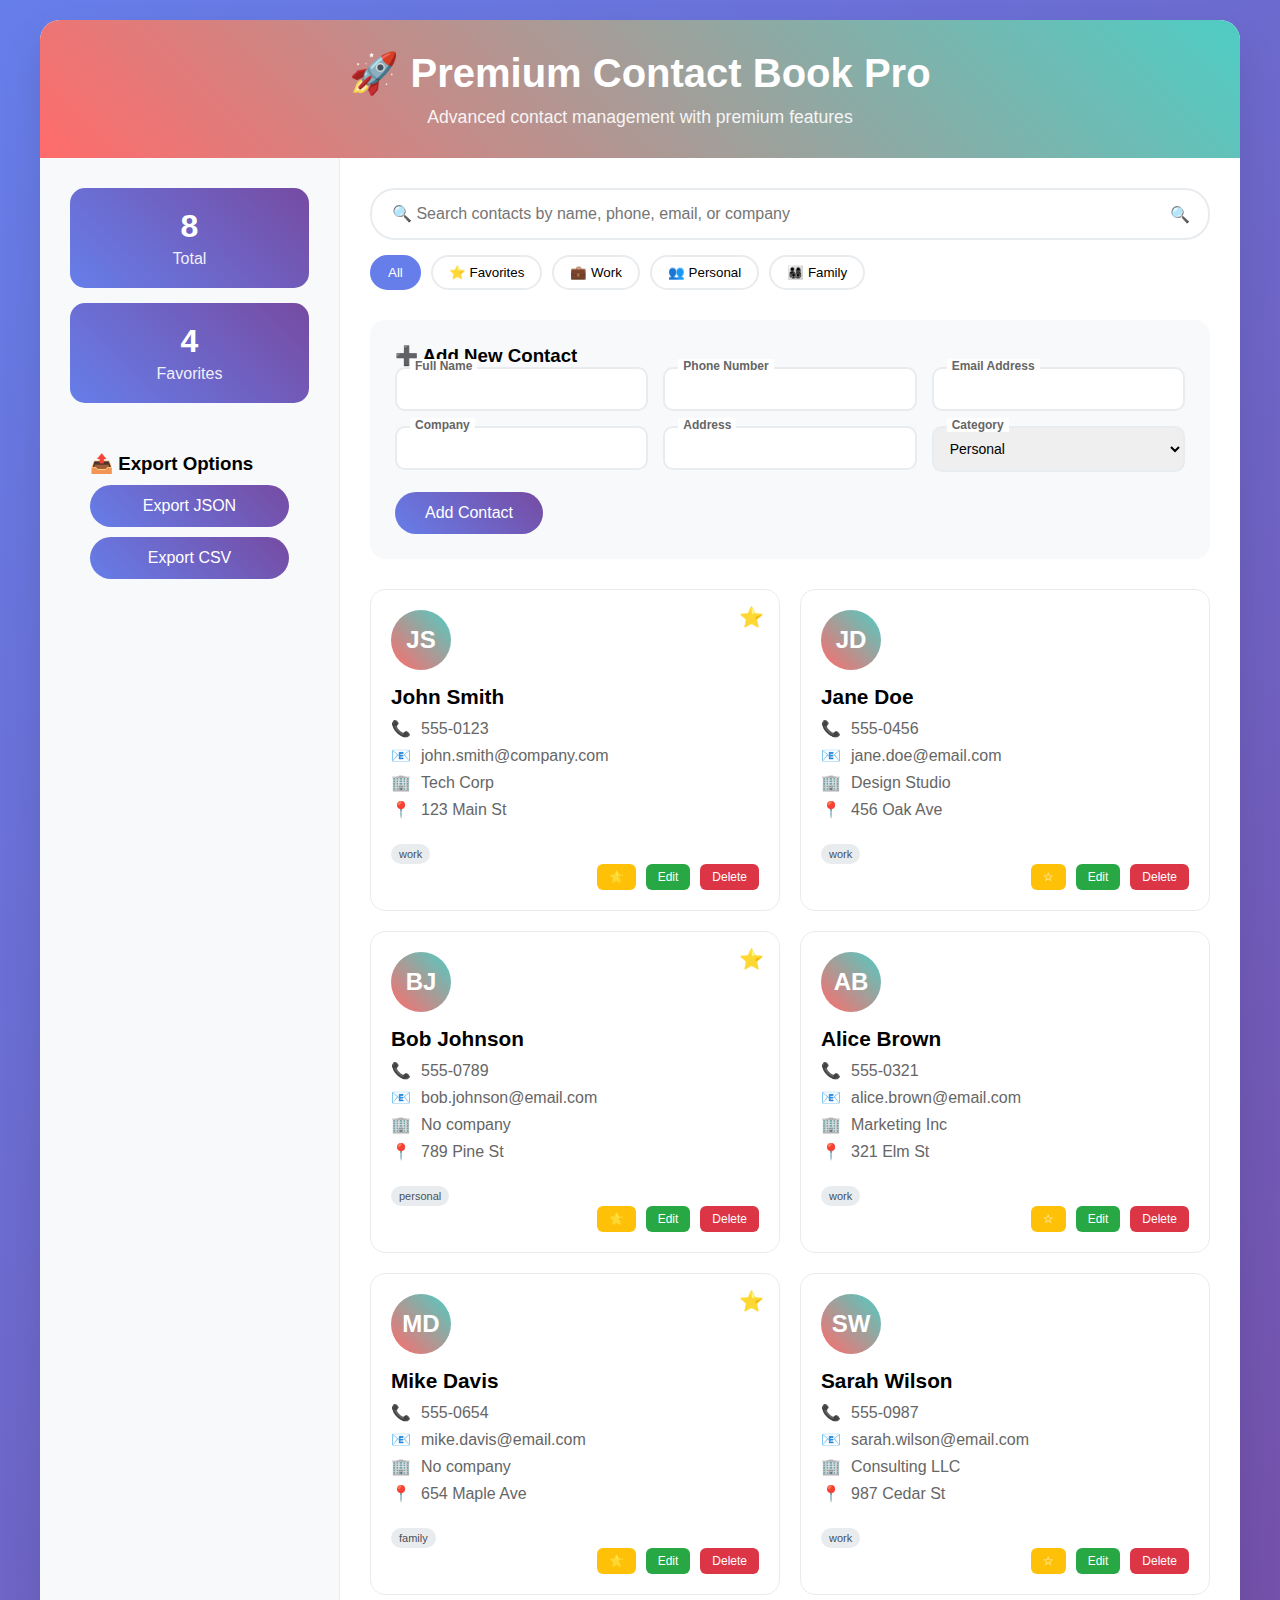
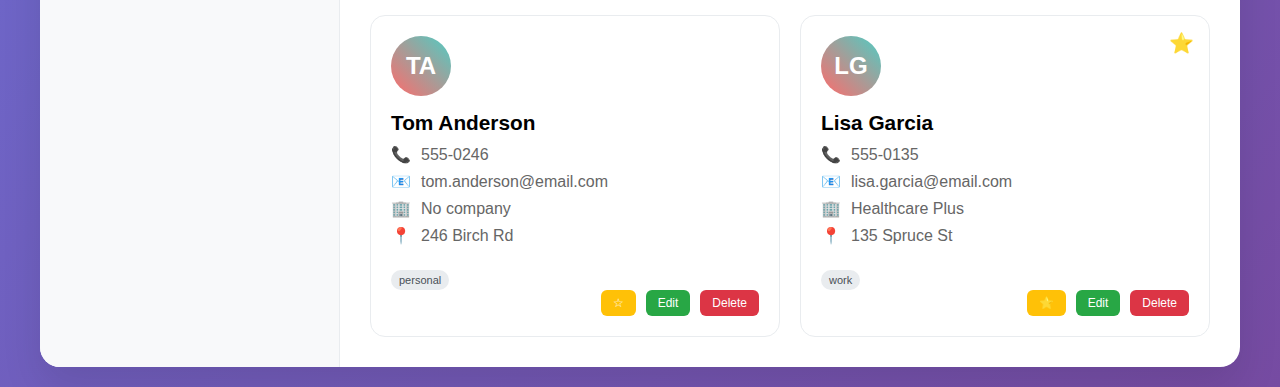
<file: index.html>
<!DOCTYPE html>
<html>
<head>
    <title>Premium Contact Book Pro</title>
    <style>
        * { margin: 0; padding: 0; box-sizing: border-box; }
        body { 
            font-family: 'Segoe UI', Tahoma, Geneva, Verdana, sans-serif; 
            background: linear-gradient(135deg, #667eea 0%, #764ba2 100%);
            min-height: 100vh;
            padding: 20px;
        }
        .container { 
            max-width: 1200px; 
            margin: 0 auto; 
            background: white; 
            border-radius: 20px; 
            box-shadow: 0 20px 40px rgba(0,0,0,0.1);
            overflow: hidden;
        }
        .header { 
            background: linear-gradient(45deg, #ff6b6b, #4ecdc4); 
            color: white; 
            padding: 30px; 
            text-align: center; 
        }
        .header h1 { font-size: 2.5em; margin-bottom: 10px; }
        .header p { opacity: 0.9; font-size: 1.1em; }
        .main-content { display: flex; }
        .sidebar { 
            width: 300px; 
            background: #f8f9fa; 
            padding: 30px; 
            border-right: 1px solid #e9ecef;
        }
        .content { flex: 1; padding: 30px; }
        .stats-grid { 
            display: grid; 
            grid-template-columns: repeat(auto-fit, minmax(150px, 1fr)); 
            gap: 15px; 
            margin-bottom: 30px; 
        }
        .stat-card { 
            background: linear-gradient(45deg, #667eea, #764ba2); 
            color: white; 
            padding: 20px; 
            border-radius: 15px; 
            text-align: center; 
        }
        .stat-number { font-size: 2em; font-weight: bold; }
        .stat-label { opacity: 0.9; margin-top: 5px; }
        .search-section { margin-bottom: 30px; }
        .search-box { 
            position: relative; 
            margin-bottom: 15px; 
        }
        .search-box input { 
            width: 100%; 
            padding: 15px 50px 15px 20px; 
            border: 2px solid #e9ecef; 
            border-radius: 25px; 
            font-size: 16px; 
            transition: all 0.3s;
        }
        .search-box input:focus { 
            border-color: #667eea; 
            outline: none; 
            box-shadow: 0 0 0 3px rgba(102, 126, 234, 0.1);
        }
        .search-icon { 
            position: absolute; 
            right: 20px; 
            top: 50%; 
            transform: translateY(-50%); 
            color: #666;
        }
        .filters { display: flex; gap: 10px; flex-wrap: wrap; }
        .filter-btn { 
            padding: 8px 16px; 
            border: 2px solid #e9ecef; 
            background: white; 
            border-radius: 20px; 
            cursor: pointer; 
            transition: all 0.3s;
        }
        .filter-btn.active { 
            background: #667eea; 
            color: white; 
            border-color: #667eea; 
        }
        .add-form { 
            background: #f8f9fa; 
            padding: 25px; 
            border-radius: 15px; 
            margin-bottom: 30px; 
        }
        .form-grid { 
            display: grid; 
            grid-template-columns: repeat(auto-fit, minmax(200px, 1fr)); 
            gap: 15px; 
            margin-bottom: 20px; 
        }
        .form-group { position: relative; }
        .form-group input, .form-group select { 
            width: 100%; 
            padding: 12px; 
            border: 2px solid #e9ecef; 
            border-radius: 10px; 
            font-size: 14px; 
            transition: all 0.3s;
        }
        .form-group input:focus, .form-group select:focus { 
            border-color: #667eea; 
            outline: none; 
        }
        .form-group label { 
            position: absolute; 
            top: -8px; 
            left: 15px; 
            background: white; 
            padding: 0 5px; 
            font-size: 12px; 
            color: #666; 
            font-weight: bold;
        }
        .btn-primary { 
            background: linear-gradient(45deg, #667eea, #764ba2); 
            color: white; 
            border: none; 
            padding: 12px 30px; 
            border-radius: 25px; 
            cursor: pointer; 
            font-size: 16px; 
            transition: all 0.3s;
        }
        .btn-primary:hover { transform: translateY(-2px); box-shadow: 0 5px 15px rgba(0,0,0,0.2); }
        .contact-grid { 
            display: grid; 
            grid-template-columns: repeat(auto-fill, minmax(350px, 1fr)); 
            gap: 20px; 
        }
        .contact-card { 
            background: white; 
            border: 1px solid #e9ecef; 
            border-radius: 15px; 
            padding: 20px; 
            transition: all 0.3s; 
            position: relative;
        }
        .contact-card:hover { 
            transform: translateY(-5px); 
            box-shadow: 0 10px 25px rgba(0,0,0,0.1); 
        }
        .contact-avatar { 
            width: 60px; 
            height: 60px; 
            border-radius: 50%; 
            background: linear-gradient(45deg, #ff6b6b, #4ecdc4); 
            display: flex; 
            align-items: center; 
            justify-content: center; 
            color: white; 
            font-size: 24px; 
            font-weight: bold; 
            margin-bottom: 15px;
        }
        .contact-name { font-size: 1.3em; font-weight: bold; margin-bottom: 10px; }
        .contact-info { margin-bottom: 15px; }
        .contact-info div { 
            display: flex; 
            align-items: center; 
            margin-bottom: 8px; 
            color: #666; 
        }
        .contact-info div span:first-child { 
            width: 20px; 
            margin-right: 10px; 
        }
        .contact-actions { 
            display: flex; 
            gap: 10px; 
            justify-content: flex-end; 
        }
        .btn-sm { 
            padding: 6px 12px; 
            border: none; 
            border-radius: 6px; 
            cursor: pointer; 
            font-size: 12px; 
            transition: all 0.3s;
        }
        .btn-edit { background: #28a745; color: white; }
        .btn-delete { background: #dc3545; color: white; }
        .btn-favorite { background: #ffc107; color: white; }
        .btn-sm:hover { transform: scale(1.05); }
        .favorite-star { 
            position: absolute; 
            top: 15px; 
            right: 15px; 
            color: #ffc107; 
            font-size: 20px;
        }
        .category-tag { 
            display: inline-block; 
            background: #e9ecef; 
            color: #495057; 
            padding: 4px 8px; 
            border-radius: 12px; 
            font-size: 11px; 
            margin-top: 10px;
        }
        .export-section { 
            margin-top: 30px; 
            padding: 20px; 
            background: #f8f9fa; 
            border-radius: 15px; 
        }
        .modal { 
            display: none; 
            position: fixed; 
            top: 0; 
            left: 0; 
            width: 100%; 
            height: 100%; 
            background: rgba(0,0,0,0.5); 
            z-index: 1000;
        }
        .modal-content { 
            position: absolute; 
            top: 50%; 
            left: 50%; 
            transform: translate(-50%, -50%); 
            background: white; 
            padding: 30px; 
            border-radius: 15px; 
            width: 90%; 
            max-width: 500px;
        }
        .close { 
            position: absolute; 
            top: 15px; 
            right: 20px; 
            font-size: 24px; 
            cursor: pointer; 
        }
        @media (max-width: 768px) {
            .main-content { flex-direction: column; }
            .sidebar { width: 100%; }
            .contact-grid { grid-template-columns: 1fr; }
        }
    </style>
</head>
<body>
    <div class="container">
        <div class="header">
            <h1>🚀 Premium Contact Book Pro</h1>
            <p>Advanced contact management with premium features</p>
        </div>
        
        <div class="main-content">
            <div class="sidebar">
                <div class="stats-grid">
                    <div class="stat-card">
                        <div class="stat-number" id="totalContacts">0</div>
                        <div class="stat-label">Total</div>
                    </div>
                    <div class="stat-card">
                        <div class="stat-number" id="favoriteContacts">0</div>
                        <div class="stat-label">Favorites</div>
                    </div>
                </div>
                
                <div class="export-section">
                    <h3>📤 Export Options</h3>
                    <button class="btn-primary" onclick="exportToJSON()" style="width: 100%; margin: 10px 0;">Export JSON</button>
                    <button class="btn-primary" onclick="exportToCSV()" style="width: 100%;">Export CSV</button>
                </div>
            </div>
            
            <div class="content">
                <div class="search-section">
                    <div class="search-box">
                        <input type="text" id="searchInput" placeholder="🔍 Search contacts by name, phone, email, or company" onkeyup="searchContacts()">
                        <span class="search-icon">🔍</span>
                    </div>
                    <div class="filters">
                        <button class="filter-btn active" onclick="filterContacts('all')">All</button>
                        <button class="filter-btn" onclick="filterContacts('favorites')">⭐ Favorites</button>
                        <button class="filter-btn" onclick="filterContacts('work')">💼 Work</button>
                        <button class="filter-btn" onclick="filterContacts('personal')">👥 Personal</button>
                        <button class="filter-btn" onclick="filterContacts('family')">👨‍👩‍👧‍👦 Family</button>
                    </div>
                </div>
                
                <div class="add-form">
                    <h3>➕ Add New Contact</h3>
                    <div class="form-grid">
                        <div class="form-group">
                            <label>Full Name</label>
                            <input type="text" id="nameInput" required>
                        </div>
                        <div class="form-group">
                            <label>Phone Number</label>
                            <input type="tel" id="phoneInput" required>
                        </div>
                        <div class="form-group">
                            <label>Email Address</label>
                            <input type="email" id="emailInput">
                        </div>
                        <div class="form-group">
                            <label>Company</label>
                            <input type="text" id="companyInput">
                        </div>
                        <div class="form-group">
                            <label>Address</label>
                            <input type="text" id="addressInput">
                        </div>
                        <div class="form-group">
                            <label>Category</label>
                            <select id="categoryInput">
                                <option value="personal">Personal</option>
                                <option value="work">Work</option>
                                <option value="family">Family</option>
                            </select>
                        </div>
                    </div>
                    <button class="btn-primary" onclick="addContact()">Add Contact</button>
                </div>
                
                <div id="contactList" class="contact-grid"></div>
            </div>
        </div>
    </div>
    
    <div id="editModal" class="modal">
        <div class="modal-content">
            <span class="close" onclick="closeModal()">&times;</span>
            <h3>✏️ Edit Contact</h3>
            <div class="form-grid">
                <div class="form-group">
                    <label>Full Name</label>
                    <input type="text" id="editName">
                </div>
                <div class="form-group">
                    <label>Phone Number</label>
                    <input type="tel" id="editPhone">
                </div>
                <div class="form-group">
                    <label>Email Address</label>
                    <input type="email" id="editEmail">
                </div>
                <div class="form-group">
                    <label>Company</label>
                    <input type="text" id="editCompany">
                </div>
                <div class="form-group">
                    <label>Address</label>
                    <input type="text" id="editAddress">
                </div>
                <div class="form-group">
                    <label>Category</label>
                    <select id="editCategory">
                        <option value="personal">Personal</option>
                        <option value="work">Work</option>
                        <option value="family">Family</option>
                    </select>
                </div>
            </div>
            <button class="btn-primary" onclick="saveEdit()">Save Changes</button>
        </div>
    </div>

    <script>
        let contacts = [
            {name: "John Smith", phone: "555-0123", email: "john.smith@company.com", company: "Tech Corp", address: "123 Main St", category: "work", favorite: true},
            {name: "Jane Doe", phone: "555-0456", email: "jane.doe@email.com", company: "Design Studio", address: "456 Oak Ave", category: "work", favorite: false},
            {name: "Bob Johnson", phone: "555-0789", email: "bob.johnson@email.com", company: "", address: "789 Pine St", category: "personal", favorite: true},
            {name: "Alice Brown", phone: "555-0321", email: "alice.brown@email.com", company: "Marketing Inc", address: "321 Elm St", category: "work", favorite: false},
            {name: "Mike Davis", phone: "555-0654", email: "mike.davis@email.com", company: "", address: "654 Maple Ave", category: "family", favorite: true},
            {name: "Sarah Wilson", phone: "555-0987", email: "sarah.wilson@email.com", company: "Consulting LLC", address: "987 Cedar St", category: "work", favorite: false},
            {name: "Tom Anderson", phone: "555-0246", email: "tom.anderson@email.com", company: "", address: "246 Birch Rd", category: "personal", favorite: false},
            {name: "Lisa Garcia", phone: "555-0135", email: "lisa.garcia@email.com", company: "Healthcare Plus", address: "135 Spruce St", category: "work", favorite: true}
        ];
        
        let currentFilter = 'all';
        let editingIndex = -1;

        function updateStats() {
            document.getElementById('totalContacts').textContent = contacts.length;
            document.getElementById('favoriteContacts').textContent = contacts.filter(c => c.favorite).length;
        }

        function getInitials(name) {
            return name.split(' ').map(n => n[0]).join('').toUpperCase();
        }

        function displayContacts(contactsToShow = contacts) {
            const list = document.getElementById('contactList');
            
            if (contactsToShow.length === 0) {
                list.innerHTML = '<div style="text-align: center; padding: 40px; color: #666; grid-column: 1/-1;">No contacts found</div>';
                return;
            }
            
            list.innerHTML = '';
            contactsToShow.forEach((contact, index) => {
                const originalIndex = contacts.indexOf(contact);
                list.innerHTML += `
                    <div class="contact-card">
                        ${contact.favorite ? '<div class="favorite-star">⭐</div>' : ''}
                        <div class="contact-avatar">${getInitials(contact.name)}</div>
                        <div class="contact-name">${contact.name}</div>
                        <div class="contact-info">
                            <div><span>📞</span> ${contact.phone}</div>
                            <div><span>📧</span> ${contact.email || 'No email'}</div>
                            <div><span>🏢</span> ${contact.company || 'No company'}</div>
                            <div><span>📍</span> ${contact.address || 'No address'}</div>
                        </div>
                        <div class="category-tag">${contact.category}</div>
                        <div class="contact-actions">
                            <button class="btn-sm btn-favorite" onclick="toggleFavorite(${originalIndex})">${contact.favorite ? '⭐' : '☆'}</button>
                            <button class="btn-sm btn-edit" onclick="editContact(${originalIndex})">Edit</button>
                            <button class="btn-sm btn-delete" onclick="deleteContact(${originalIndex})">Delete</button>
                        </div>
                    </div>`;
            });
            updateStats();
        }

        function addContact() {
            const name = document.getElementById('nameInput').value.trim();
            const phone = document.getElementById('phoneInput').value.trim();
            const email = document.getElementById('emailInput').value.trim();
            const company = document.getElementById('companyInput').value.trim();
            const address = document.getElementById('addressInput').value.trim();
            const category = document.getElementById('categoryInput').value;
            
            if (!name || !phone) {
                alert('Name and phone are required!');
                return;
            }
            
            if (contacts.some(c => c.name.toLowerCase() === name.toLowerCase())) {
                alert('Contact with this name already exists!');
                return;
            }
            
            contacts.push({name, phone, email, company, address, category, favorite: false});
            contacts.sort((a, b) => a.name.localeCompare(b.name));
            
            document.getElementById('nameInput').value = '';
            document.getElementById('phoneInput').value = '';
            document.getElementById('emailInput').value = '';
            document.getElementById('companyInput').value = '';
            document.getElementById('addressInput').value = '';
            
            applyCurrentFilter();
        }

        function deleteContact(index) {
            if (confirm(`Delete ${contacts[index].name}?`)) {
                contacts.splice(index, 1);
                applyCurrentFilter();
            }
        }

        function editContact(index) {
            editingIndex = index;
            const contact = contacts[index];
            
            document.getElementById('editName').value = contact.name;
            document.getElementById('editPhone').value = contact.phone;
            document.getElementById('editEmail').value = contact.email || '';
            document.getElementById('editCompany').value = contact.company || '';
            document.getElementById('editAddress').value = contact.address || '';
            document.getElementById('editCategory').value = contact.category;
            
            document.getElementById('editModal').style.display = 'block';
        }

        function saveEdit() {
            if (editingIndex === -1) return;
            
            const name = document.getElementById('editName').value.trim();
            const phone = document.getElementById('editPhone').value.trim();
            
            if (!name || !phone) {
                alert('Name and phone are required!');
                return;
            }
            
            contacts[editingIndex] = {
                name,
                phone,
                email: document.getElementById('editEmail').value.trim(),
                company: document.getElementById('editCompany').value.trim(),
                address: document.getElementById('editAddress').value.trim(),
                category: document.getElementById('editCategory').value,
                favorite: contacts[editingIndex].favorite
            };
            
            contacts.sort((a, b) => a.name.localeCompare(b.name));
            closeModal();
            applyCurrentFilter();
        }

        function closeModal() {
            document.getElementById('editModal').style.display = 'none';
            editingIndex = -1;
        }

        function toggleFavorite(index) {
            contacts[index].favorite = !contacts[index].favorite;
            applyCurrentFilter();
        }

        function filterContacts(filter) {
            currentFilter = filter;
            document.querySelectorAll('.filter-btn').forEach(btn => btn.classList.remove('active'));
            event.target.classList.add('active');
            applyCurrentFilter();
        }

        function applyCurrentFilter() {
            let filtered = contacts;
            
            if (currentFilter === 'favorites') {
                filtered = contacts.filter(c => c.favorite);
            } else if (currentFilter !== 'all') {
                filtered = contacts.filter(c => c.category === currentFilter);
            }
            
            const search = document.getElementById('searchInput').value.toLowerCase();
            if (search) {
                filtered = filtered.filter(contact => 
                    contact.name.toLowerCase().includes(search) ||
                    contact.phone.includes(search) ||
                    (contact.email && contact.email.toLowerCase().includes(search)) ||
                    (contact.company && contact.company.toLowerCase().includes(search))
                );
            }
            
            displayContacts(filtered);
        }

        function searchContacts() {
            applyCurrentFilter();
        }

        function exportToJSON() {
            const dataStr = JSON.stringify(contacts, null, 2);
            const dataBlob = new Blob([dataStr], {type: 'application/json'});
            const url = URL.createObjectURL(dataBlob);
            const link = document.createElement('a');
            link.href = url;
            link.download = 'contacts.json';
            link.click();
        }

        function exportToCSV() {
            const headers = ['Name', 'Phone', 'Email', 'Company', 'Address', 'Category', 'Favorite'];
            const csvContent = [
                headers.join(','),
                ...contacts.map(c => [
                    c.name, c.phone, c.email || '', c.company || '', 
                    c.address || '', c.category, c.favorite
                ].join(','))
            ].join('\n');
            
            const dataBlob = new Blob([csvContent], {type: 'text/csv'});
            const url = URL.createObjectURL(dataBlob);
            const link = document.createElement('a');
            link.href = url;
            link.download = 'contacts.csv';
            link.click();
        }

        // Initialize
        displayContacts();
        
        // Close modal when clicking outside
        window.onclick = function(event) {
            const modal = document.getElementById('editModal');
            if (event.target === modal) {
                closeModal();
            }
        }
    </script>
</body>
</html>
</file>
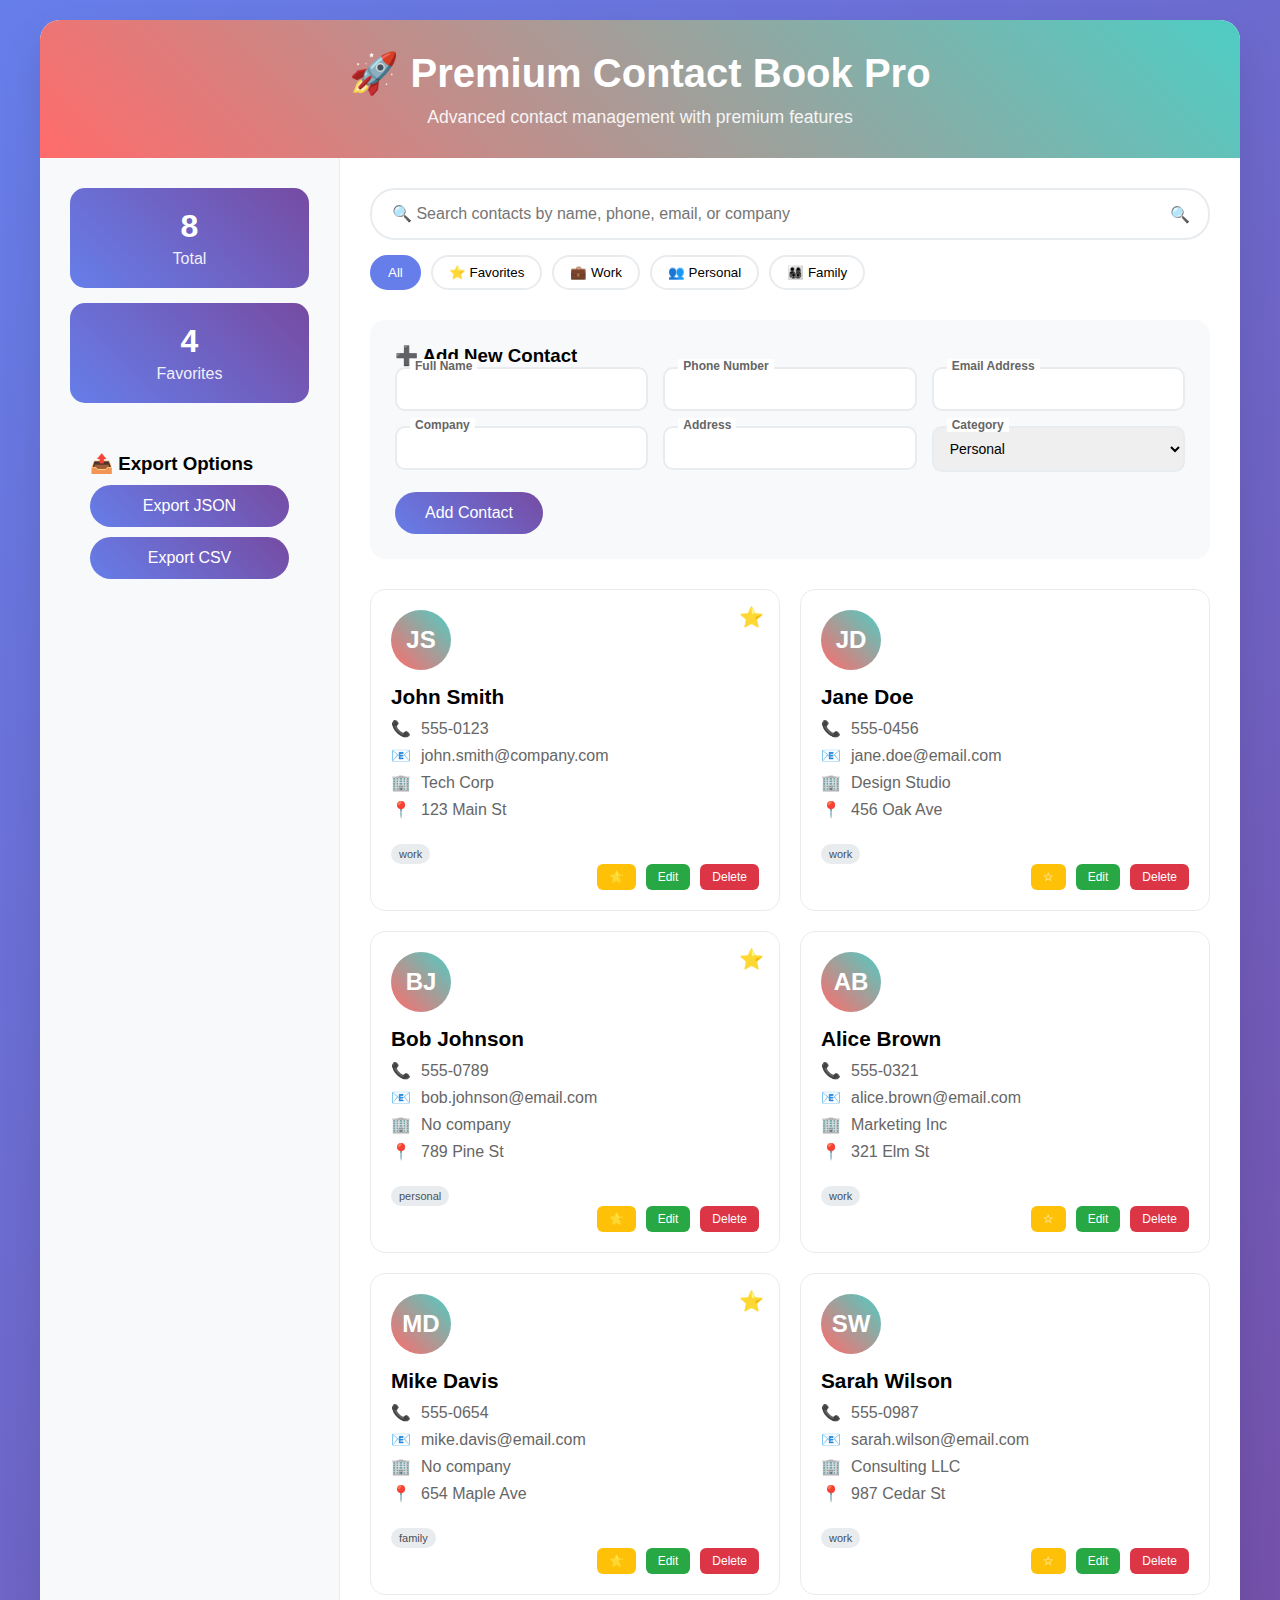
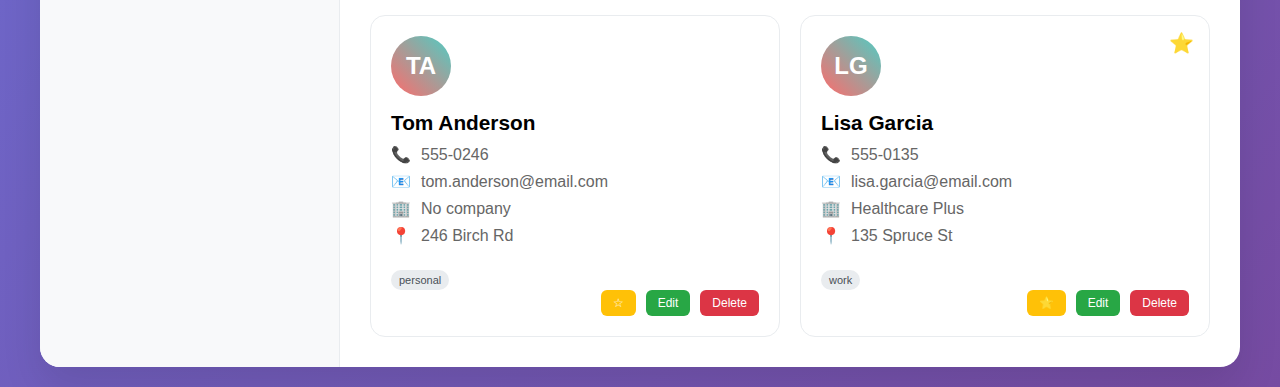
<file: premium_contact_book.html>
<!DOCTYPE html>
<html>
<head>
    <title>Premium Contact Book Pro</title>
    <style>
        * { margin: 0; padding: 0; box-sizing: border-box; }
        body { 
            font-family: 'Segoe UI', Tahoma, Geneva, Verdana, sans-serif; 
            background: linear-gradient(135deg, #667eea 0%, #764ba2 100%);
            min-height: 100vh;
            padding: 20px;
        }
        .container { 
            max-width: 1200px; 
            margin: 0 auto; 
            background: white; 
            border-radius: 20px; 
            box-shadow: 0 20px 40px rgba(0,0,0,0.1);
            overflow: hidden;
        }
        .header { 
            background: linear-gradient(45deg, #ff6b6b, #4ecdc4); 
            color: white; 
            padding: 30px; 
            text-align: center; 
        }
        .header h1 { font-size: 2.5em; margin-bottom: 10px; }
        .header p { opacity: 0.9; font-size: 1.1em; }
        .main-content { display: flex; }
        .sidebar { 
            width: 300px; 
            background: #f8f9fa; 
            padding: 30px; 
            border-right: 1px solid #e9ecef;
        }
        .content { flex: 1; padding: 30px; }
        .stats-grid { 
            display: grid; 
            grid-template-columns: repeat(auto-fit, minmax(150px, 1fr)); 
            gap: 15px; 
            margin-bottom: 30px; 
        }
        .stat-card { 
            background: linear-gradient(45deg, #667eea, #764ba2); 
            color: white; 
            padding: 20px; 
            border-radius: 15px; 
            text-align: center; 
        }
        .stat-number { font-size: 2em; font-weight: bold; }
        .stat-label { opacity: 0.9; margin-top: 5px; }
        .search-section { margin-bottom: 30px; }
        .search-box { 
            position: relative; 
            margin-bottom: 15px; 
        }
        .search-box input { 
            width: 100%; 
            padding: 15px 50px 15px 20px; 
            border: 2px solid #e9ecef; 
            border-radius: 25px; 
            font-size: 16px; 
            transition: all 0.3s;
        }
        .search-box input:focus { 
            border-color: #667eea; 
            outline: none; 
            box-shadow: 0 0 0 3px rgba(102, 126, 234, 0.1);
        }
        .search-icon { 
            position: absolute; 
            right: 20px; 
            top: 50%; 
            transform: translateY(-50%); 
            color: #666;
        }
        .filters { display: flex; gap: 10px; flex-wrap: wrap; }
        .filter-btn { 
            padding: 8px 16px; 
            border: 2px solid #e9ecef; 
            background: white; 
            border-radius: 20px; 
            cursor: pointer; 
            transition: all 0.3s;
        }
        .filter-btn.active { 
            background: #667eea; 
            color: white; 
            border-color: #667eea; 
        }
        .add-form { 
            background: #f8f9fa; 
            padding: 25px; 
            border-radius: 15px; 
            margin-bottom: 30px; 
        }
        .form-grid { 
            display: grid; 
            grid-template-columns: repeat(auto-fit, minmax(200px, 1fr)); 
            gap: 15px; 
            margin-bottom: 20px; 
        }
        .form-group { position: relative; }
        .form-group input, .form-group select { 
            width: 100%; 
            padding: 12px; 
            border: 2px solid #e9ecef; 
            border-radius: 10px; 
            font-size: 14px; 
            transition: all 0.3s;
        }
        .form-group input:focus, .form-group select:focus { 
            border-color: #667eea; 
            outline: none; 
        }
        .form-group label { 
            position: absolute; 
            top: -8px; 
            left: 15px; 
            background: white; 
            padding: 0 5px; 
            font-size: 12px; 
            color: #666; 
            font-weight: bold;
        }
        .btn-primary { 
            background: linear-gradient(45deg, #667eea, #764ba2); 
            color: white; 
            border: none; 
            padding: 12px 30px; 
            border-radius: 25px; 
            cursor: pointer; 
            font-size: 16px; 
            transition: all 0.3s;
        }
        .btn-primary:hover { transform: translateY(-2px); box-shadow: 0 5px 15px rgba(0,0,0,0.2); }
        .contact-grid { 
            display: grid; 
            grid-template-columns: repeat(auto-fill, minmax(350px, 1fr)); 
            gap: 20px; 
        }
        .contact-card { 
            background: white; 
            border: 1px solid #e9ecef; 
            border-radius: 15px; 
            padding: 20px; 
            transition: all 0.3s; 
            position: relative;
        }
        .contact-card:hover { 
            transform: translateY(-5px); 
            box-shadow: 0 10px 25px rgba(0,0,0,0.1); 
        }
        .contact-avatar { 
            width: 60px; 
            height: 60px; 
            border-radius: 50%; 
            background: linear-gradient(45deg, #ff6b6b, #4ecdc4); 
            display: flex; 
            align-items: center; 
            justify-content: center; 
            color: white; 
            font-size: 24px; 
            font-weight: bold; 
            margin-bottom: 15px;
        }
        .contact-name { font-size: 1.3em; font-weight: bold; margin-bottom: 10px; }
        .contact-info { margin-bottom: 15px; }
        .contact-info div { 
            display: flex; 
            align-items: center; 
            margin-bottom: 8px; 
            color: #666; 
        }
        .contact-info div span:first-child { 
            width: 20px; 
            margin-right: 10px; 
        }
        .contact-actions { 
            display: flex; 
            gap: 10px; 
            justify-content: flex-end; 
        }
        .btn-sm { 
            padding: 6px 12px; 
            border: none; 
            border-radius: 6px; 
            cursor: pointer; 
            font-size: 12px; 
            transition: all 0.3s;
        }
        .btn-edit { background: #28a745; color: white; }
        .btn-delete { background: #dc3545; color: white; }
        .btn-favorite { background: #ffc107; color: white; }
        .btn-sm:hover { transform: scale(1.05); }
        .favorite-star { 
            position: absolute; 
            top: 15px; 
            right: 15px; 
            color: #ffc107; 
            font-size: 20px;
        }
        .category-tag { 
            display: inline-block; 
            background: #e9ecef; 
            color: #495057; 
            padding: 4px 8px; 
            border-radius: 12px; 
            font-size: 11px; 
            margin-top: 10px;
        }
        .export-section { 
            margin-top: 30px; 
            padding: 20px; 
            background: #f8f9fa; 
            border-radius: 15px; 
        }
        .modal { 
            display: none; 
            position: fixed; 
            top: 0; 
            left: 0; 
            width: 100%; 
            height: 100%; 
            background: rgba(0,0,0,0.5); 
            z-index: 1000;
        }
        .modal-content { 
            position: absolute; 
            top: 50%; 
            left: 50%; 
            transform: translate(-50%, -50%); 
            background: white; 
            padding: 30px; 
            border-radius: 15px; 
            width: 90%; 
            max-width: 500px;
        }
        .close { 
            position: absolute; 
            top: 15px; 
            right: 20px; 
            font-size: 24px; 
            cursor: pointer; 
        }
        @media (max-width: 768px) {
            .main-content { flex-direction: column; }
            .sidebar { width: 100%; }
            .contact-grid { grid-template-columns: 1fr; }
        }
    </style>
</head>
<body>
    <div class="container">
        <div class="header">
            <h1>🚀 Premium Contact Book Pro</h1>
            <p>Advanced contact management with premium features</p>
        </div>
        
        <div class="main-content">
            <div class="sidebar">
                <div class="stats-grid">
                    <div class="stat-card">
                        <div class="stat-number" id="totalContacts">0</div>
                        <div class="stat-label">Total</div>
                    </div>
                    <div class="stat-card">
                        <div class="stat-number" id="favoriteContacts">0</div>
                        <div class="stat-label">Favorites</div>
                    </div>
                </div>
                
                <div class="export-section">
                    <h3>📤 Export Options</h3>
                    <button class="btn-primary" onclick="exportToJSON()" style="width: 100%; margin: 10px 0;">Export JSON</button>
                    <button class="btn-primary" onclick="exportToCSV()" style="width: 100%;">Export CSV</button>
                </div>
            </div>
            
            <div class="content">
                <div class="search-section">
                    <div class="search-box">
                        <input type="text" id="searchInput" placeholder="🔍 Search contacts by name, phone, email, or company" onkeyup="searchContacts()">
                        <span class="search-icon">🔍</span>
                    </div>
                    <div class="filters">
                        <button class="filter-btn active" onclick="filterContacts('all')">All</button>
                        <button class="filter-btn" onclick="filterContacts('favorites')">⭐ Favorites</button>
                        <button class="filter-btn" onclick="filterContacts('work')">💼 Work</button>
                        <button class="filter-btn" onclick="filterContacts('personal')">👥 Personal</button>
                        <button class="filter-btn" onclick="filterContacts('family')">👨‍👩‍👧‍👦 Family</button>
                    </div>
                </div>
                
                <div class="add-form">
                    <h3>➕ Add New Contact</h3>
                    <div class="form-grid">
                        <div class="form-group">
                            <label>Full Name</label>
                            <input type="text" id="nameInput" required>
                        </div>
                        <div class="form-group">
                            <label>Phone Number</label>
                            <input type="tel" id="phoneInput" required>
                        </div>
                        <div class="form-group">
                            <label>Email Address</label>
                            <input type="email" id="emailInput">
                        </div>
                        <div class="form-group">
                            <label>Company</label>
                            <input type="text" id="companyInput">
                        </div>
                        <div class="form-group">
                            <label>Address</label>
                            <input type="text" id="addressInput">
                        </div>
                        <div class="form-group">
                            <label>Category</label>
                            <select id="categoryInput">
                                <option value="personal">Personal</option>
                                <option value="work">Work</option>
                                <option value="family">Family</option>
                            </select>
                        </div>
                    </div>
                    <button class="btn-primary" onclick="addContact()">Add Contact</button>
                </div>
                
                <div id="contactList" class="contact-grid"></div>
            </div>
        </div>
    </div>
    
    <div id="editModal" class="modal">
        <div class="modal-content">
            <span class="close" onclick="closeModal()">&times;</span>
            <h3>✏️ Edit Contact</h3>
            <div class="form-grid">
                <div class="form-group">
                    <label>Full Name</label>
                    <input type="text" id="editName">
                </div>
                <div class="form-group">
                    <label>Phone Number</label>
                    <input type="tel" id="editPhone">
                </div>
                <div class="form-group">
                    <label>Email Address</label>
                    <input type="email" id="editEmail">
                </div>
                <div class="form-group">
                    <label>Company</label>
                    <input type="text" id="editCompany">
                </div>
                <div class="form-group">
                    <label>Address</label>
                    <input type="text" id="editAddress">
                </div>
                <div class="form-group">
                    <label>Category</label>
                    <select id="editCategory">
                        <option value="personal">Personal</option>
                        <option value="work">Work</option>
                        <option value="family">Family</option>
                    </select>
                </div>
            </div>
            <button class="btn-primary" onclick="saveEdit()">Save Changes</button>
        </div>
    </div>

    <script>
        let contacts = [
            {name: "John Smith", phone: "555-0123", email: "john.smith@company.com", company: "Tech Corp", address: "123 Main St", category: "work", favorite: true},
            {name: "Jane Doe", phone: "555-0456", email: "jane.doe@email.com", company: "Design Studio", address: "456 Oak Ave", category: "work", favorite: false},
            {name: "Bob Johnson", phone: "555-0789", email: "bob.johnson@email.com", company: "", address: "789 Pine St", category: "personal", favorite: true},
            {name: "Alice Brown", phone: "555-0321", email: "alice.brown@email.com", company: "Marketing Inc", address: "321 Elm St", category: "work", favorite: false},
            {name: "Mike Davis", phone: "555-0654", email: "mike.davis@email.com", company: "", address: "654 Maple Ave", category: "family", favorite: true},
            {name: "Sarah Wilson", phone: "555-0987", email: "sarah.wilson@email.com", company: "Consulting LLC", address: "987 Cedar St", category: "work", favorite: false},
            {name: "Tom Anderson", phone: "555-0246", email: "tom.anderson@email.com", company: "", address: "246 Birch Rd", category: "personal", favorite: false},
            {name: "Lisa Garcia", phone: "555-0135", email: "lisa.garcia@email.com", company: "Healthcare Plus", address: "135 Spruce St", category: "work", favorite: true}
        ];
        
        let currentFilter = 'all';
        let editingIndex = -1;

        function updateStats() {
            document.getElementById('totalContacts').textContent = contacts.length;
            document.getElementById('favoriteContacts').textContent = contacts.filter(c => c.favorite).length;
        }

        function getInitials(name) {
            return name.split(' ').map(n => n[0]).join('').toUpperCase();
        }

        function displayContacts(contactsToShow = contacts) {
            const list = document.getElementById('contactList');
            
            if (contactsToShow.length === 0) {
                list.innerHTML = '<div style="text-align: center; padding: 40px; color: #666; grid-column: 1/-1;">No contacts found</div>';
                return;
            }
            
            list.innerHTML = '';
            contactsToShow.forEach((contact, index) => {
                const originalIndex = contacts.indexOf(contact);
                list.innerHTML += `
                    <div class="contact-card">
                        ${contact.favorite ? '<div class="favorite-star">⭐</div>' : ''}
                        <div class="contact-avatar">${getInitials(contact.name)}</div>
                        <div class="contact-name">${contact.name}</div>
                        <div class="contact-info">
                            <div><span>📞</span> ${contact.phone}</div>
                            <div><span>📧</span> ${contact.email || 'No email'}</div>
                            <div><span>🏢</span> ${contact.company || 'No company'}</div>
                            <div><span>📍</span> ${contact.address || 'No address'}</div>
                        </div>
                        <div class="category-tag">${contact.category}</div>
                        <div class="contact-actions">
                            <button class="btn-sm btn-favorite" onclick="toggleFavorite(${originalIndex})">${contact.favorite ? '⭐' : '☆'}</button>
                            <button class="btn-sm btn-edit" onclick="editContact(${originalIndex})">Edit</button>
                            <button class="btn-sm btn-delete" onclick="deleteContact(${originalIndex})">Delete</button>
                        </div>
                    </div>`;
            });
            updateStats();
        }

        function addContact() {
            const name = document.getElementById('nameInput').value.trim();
            const phone = document.getElementById('phoneInput').value.trim();
            const email = document.getElementById('emailInput').value.trim();
            const company = document.getElementById('companyInput').value.trim();
            const address = document.getElementById('addressInput').value.trim();
            const category = document.getElementById('categoryInput').value;
            
            if (!name || !phone) {
                alert('Name and phone are required!');
                return;
            }
            
            if (contacts.some(c => c.name.toLowerCase() === name.toLowerCase())) {
                alert('Contact with this name already exists!');
                return;
            }
            
            contacts.push({name, phone, email, company, address, category, favorite: false});
            contacts.sort((a, b) => a.name.localeCompare(b.name));
            
            document.getElementById('nameInput').value = '';
            document.getElementById('phoneInput').value = '';
            document.getElementById('emailInput').value = '';
            document.getElementById('companyInput').value = '';
            document.getElementById('addressInput').value = '';
            
            applyCurrentFilter();
        }

        function deleteContact(index) {
            if (confirm(`Delete ${contacts[index].name}?`)) {
                contacts.splice(index, 1);
                applyCurrentFilter();
            }
        }

        function editContact(index) {
            editingIndex = index;
            const contact = contacts[index];
            
            document.getElementById('editName').value = contact.name;
            document.getElementById('editPhone').value = contact.phone;
            document.getElementById('editEmail').value = contact.email || '';
            document.getElementById('editCompany').value = contact.company || '';
            document.getElementById('editAddress').value = contact.address || '';
            document.getElementById('editCategory').value = contact.category;
            
            document.getElementById('editModal').style.display = 'block';
        }

        function saveEdit() {
            if (editingIndex === -1) return;
            
            const name = document.getElementById('editName').value.trim();
            const phone = document.getElementById('editPhone').value.trim();
            
            if (!name || !phone) {
                alert('Name and phone are required!');
                return;
            }
            
            contacts[editingIndex] = {
                name,
                phone,
                email: document.getElementById('editEmail').value.trim(),
                company: document.getElementById('editCompany').value.trim(),
                address: document.getElementById('editAddress').value.trim(),
                category: document.getElementById('editCategory').value,
                favorite: contacts[editingIndex].favorite
            };
            
            contacts.sort((a, b) => a.name.localeCompare(b.name));
            closeModal();
            applyCurrentFilter();
        }

        function closeModal() {
            document.getElementById('editModal').style.display = 'none';
            editingIndex = -1;
        }

        function toggleFavorite(index) {
            contacts[index].favorite = !contacts[index].favorite;
            applyCurrentFilter();
        }

        function filterContacts(filter) {
            currentFilter = filter;
            document.querySelectorAll('.filter-btn').forEach(btn => btn.classList.remove('active'));
            event.target.classList.add('active');
            applyCurrentFilter();
        }

        function applyCurrentFilter() {
            let filtered = contacts;
            
            if (currentFilter === 'favorites') {
                filtered = contacts.filter(c => c.favorite);
            } else if (currentFilter !== 'all') {
                filtered = contacts.filter(c => c.category === currentFilter);
            }
            
            const search = document.getElementById('searchInput').value.toLowerCase();
            if (search) {
                filtered = filtered.filter(contact => 
                    contact.name.toLowerCase().includes(search) ||
                    contact.phone.includes(search) ||
                    (contact.email && contact.email.toLowerCase().includes(search)) ||
                    (contact.company && contact.company.toLowerCase().includes(search))
                );
            }
            
            displayContacts(filtered);
        }

        function searchContacts() {
            applyCurrentFilter();
        }

        function exportToJSON() {
            const dataStr = JSON.stringify(contacts, null, 2);
            const dataBlob = new Blob([dataStr], {type: 'application/json'});
            const url = URL.createObjectURL(dataBlob);
            const link = document.createElement('a');
            link.href = url;
            link.download = 'contacts.json';
            link.click();
        }

        function exportToCSV() {
            const headers = ['Name', 'Phone', 'Email', 'Company', 'Address', 'Category', 'Favorite'];
            const csvContent = [
                headers.join(','),
                ...contacts.map(c => [
                    c.name, c.phone, c.email || '', c.company || '', 
                    c.address || '', c.category, c.favorite
                ].join(','))
            ].join('\n');
            
            const dataBlob = new Blob([csvContent], {type: 'text/csv'});
            const url = URL.createObjectURL(dataBlob);
            const link = document.createElement('a');
            link.href = url;
            link.download = 'contacts.csv';
            link.click();
        }

        // Initialize
        displayContacts();
        
        // Close modal when clicking outside
        window.onclick = function(event) {
            const modal = document.getElementById('editModal');
            if (event.target === modal) {
                closeModal();
            }
        }
    </script>
</body>
</html>
</file>
